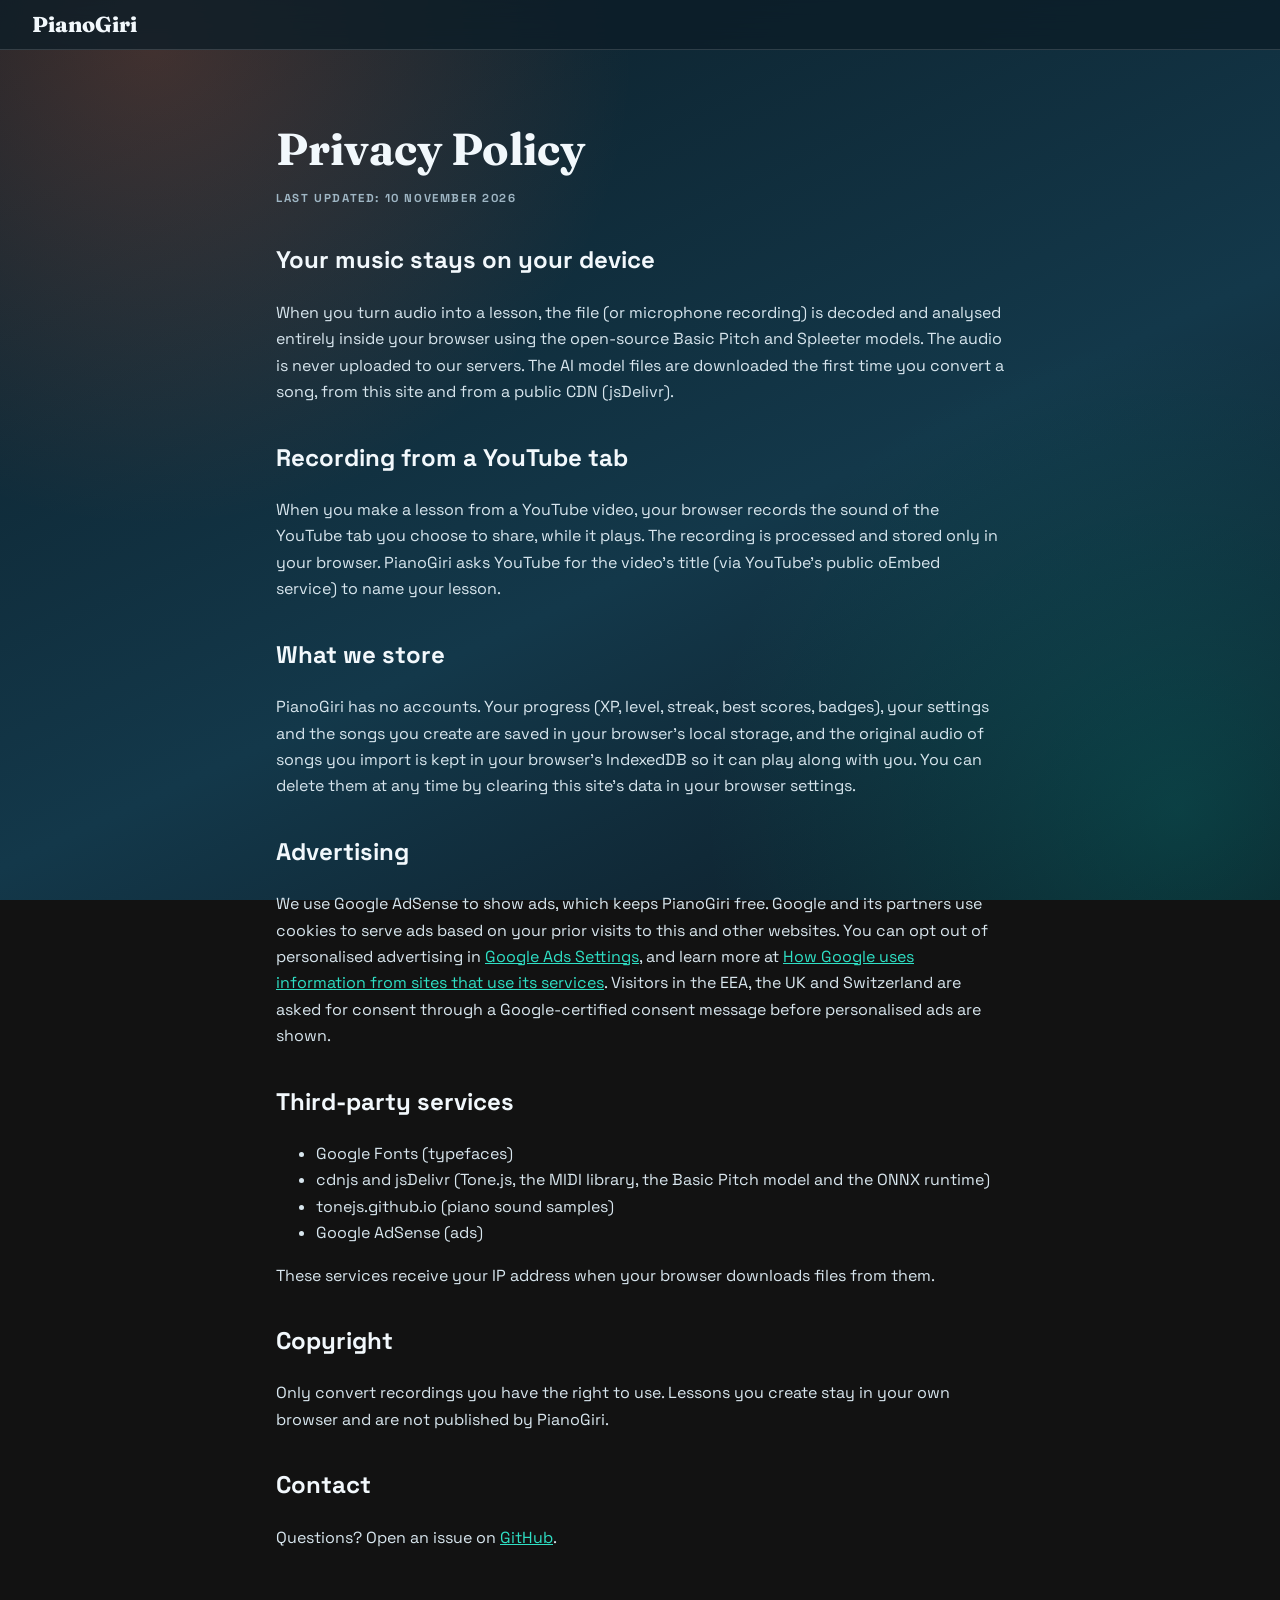
<file: privacy.html>
<!doctype html>
<html lang="en">
  <head>
    <meta charset="UTF-8" />
    <meta name="viewport" content="width=device-width, initial-scale=1.0" />
    <title>Privacy Policy | PianoGiri</title>
    <meta name="description" content="How PianoGiri handles your data: audio is processed on your device, progress is stored in your browser, and ads are served by Google AdSense." />
    <link rel="canonical" href="https://piano.gauravgiri.com.np/privacy.html" />
    <link rel="icon" type="image/x-icon" href="/favicon.ico" />
    <link rel="preconnect" href="https://fonts.googleapis.com" />
    <link rel="preconnect" href="https://fonts.gstatic.com" crossorigin />
    <link href="https://fonts.googleapis.com/css2?family=Fraunces:opsz,wght@9..144,800&family=Space+Grotesk:wght@400;700&display=swap" rel="stylesheet" />
    <link rel="stylesheet" href="./styles.css" />
    <style>
      .legal {
        width: min(760px, 100%);
        margin: 0 auto;
        padding: 2rem 1rem 3rem;
        line-height: 1.65;
        color: #d8e6ee;
      }
      .legal h1 {
        font-family: var(--font-display);
        font-size: clamp(2rem, 5vw, 2.8rem);
        color: var(--text);
        margin-bottom: 0.2rem;
      }
      .legal h2 {
        color: var(--text);
        margin-top: 2rem;
      }
      .legal a {
        color: var(--accent-bright);
      }
    </style>
  </head>
  <body>
    <header class="topbar">
      <a class="brand" href="./">PianoGiri</a>
    </header>
    <main class="legal">
      <h1>Privacy Policy</h1>
      <p class="label">Last updated: 10 November 2026</p>

      <h2>Your music stays on your device</h2>
      <p>
        When you turn audio into a lesson, the file (or microphone recording) is decoded and analysed entirely inside your browser using the open-source
        Basic Pitch and Spleeter models. The audio is never uploaded to our servers. The AI model files are downloaded the first time you convert a
        song, from this site and from a public CDN (jsDelivr).
      </p>

      <h2>Recording from a YouTube tab</h2>
      <p>
        When you make a lesson from a YouTube video, your browser records the sound of the YouTube tab you choose to share, while it plays. The recording is
        processed and stored only in your browser. PianoGiri asks YouTube for the video's title (via YouTube's public oEmbed service) to name your lesson.
      </p>

      <h2>What we store</h2>
      <p>
        PianoGiri has no accounts. Your progress (XP, level, streak, best scores, badges), your settings and the songs you create are saved in your browser's
        local storage, and the original audio of songs you import is kept in your browser's IndexedDB so it can play along with you. You can delete them at any time by clearing this site's data in your browser settings.
      </p>

      <h2>Advertising</h2>
      <p>
        We use Google AdSense to show ads, which keeps PianoGiri free. Google and its partners use cookies to serve ads based on your prior visits to this and
        other websites. You can opt out of personalised advertising in
        <a href="https://adssettings.google.com/" rel="noopener">Google Ads Settings</a>, and learn more at
        <a href="https://policies.google.com/technologies/ads" rel="noopener">How Google uses information from sites that use its services</a>. Visitors in the
        EEA, the UK and Switzerland are asked for consent through a Google-certified consent message before personalised ads are shown.
      </p>

      <h2>Third-party services</h2>
      <ul>
        <li>Google Fonts (typefaces)</li>
        <li>cdnjs and jsDelivr (Tone.js, the MIDI library, the Basic Pitch model and the ONNX runtime)</li>
        <li>tonejs.github.io (piano sound samples)</li>
        <li>Google AdSense (ads)</li>
      </ul>
      <p>These services receive your IP address when your browser downloads files from them.</p>

      <h2>Copyright</h2>
      <p>Only convert recordings you have the right to use. Lessons you create stay in your own browser and are not published by PianoGiri.</p>

      <h2>Contact</h2>
      <p>Questions? Open an issue on <a href="https://github.com/gaurovgiri/pianogiri" rel="noopener">GitHub</a>.</p>
    </main>
  </body>
</html>
</file>
<file: styles.css>
:root {
  --bg-1: #0c1d27;
  --bg-2: #13384a;
  --bg-3: #e5c98f;
  --paper: rgba(255, 247, 231, 0.92);
  --ink: #10212d;
  --muted: #9fb6c4;
  --text: #f2f8fc;
  --primary: #fb6b3d;
  --primary-deep: #ca4720;
  --accent: #00a28e;
  --accent-bright: #2fe0c5;
  --gold: #ffd166;
  --good: #1e9d58;
  --bad: #ff6b6b;
  --white-key: #fffdf6;
  --white-key-down: #ffe6c4;
  --black-key: #1a2b36;
  --black-key-down: #304a5d;
  --surface: rgba(255, 255, 255, 0.06);
  --surface-2: rgba(255, 255, 255, 0.1);
  --line: rgba(255, 255, 255, 0.14);
  --radius: 18px;
  --shadow: 0 25px 60px rgba(4, 13, 20, 0.45);
  --font-display: "Fraunces", Georgia, serif;
  --font-body: "Space Grotesk", system-ui, sans-serif;
  --font-mono: "JetBrains Mono", ui-monospace, monospace;
  color-scheme: dark;
}

* {
  box-sizing: border-box;
}

html,
body {
  margin: 0;
  min-height: 100%;
}

body {
  font-family: var(--font-body);
  color: var(--text);
  background:
    radial-gradient(circle at 12% 5%, rgba(251, 107, 61, 0.22), transparent 34%),
    radial-gradient(circle at 92% 90%, rgba(0, 162, 142, 0.24), transparent 33%),
    linear-gradient(155deg, var(--bg-1), var(--bg-2) 58%, #0d1a24);
  background-attachment: fixed;
  -webkit-tap-highlight-color: transparent;
}

[hidden] {
  display: none !important;
}

.sr-only {
  position: absolute;
  width: 1px;
  height: 1px;
  overflow: hidden;
  clip: rect(0 0 0 0);
}

button,
input,
select {
  font: inherit;
  color: inherit;
}

button {
  cursor: pointer;
}

button:disabled {
  cursor: not-allowed;
  opacity: 0.45;
}

:focus-visible {
  outline: 2px solid var(--gold);
  outline-offset: 2px;
}

svg {
  fill: none;
  stroke: currentColor;
  stroke-width: 2;
  stroke-linecap: round;
  stroke-linejoin: round;
}

kbd {
  font-family: var(--font-mono);
  font-size: 0.75em;
  padding: 0.1em 0.4em;
  border-radius: 6px;
  border: 1px solid var(--line);
  background: rgba(0, 0, 0, 0.25);
}

.eyebrow,
.label {
  margin: 0;
  font-size: 0.72rem;
  letter-spacing: 0.14em;
  text-transform: uppercase;
  color: var(--muted);
  font-weight: 700;
}

/* ---------- Buttons ---------- */

.btn {
  display: inline-flex;
  align-items: center;
  justify-content: center;
  gap: 0.5rem;
  border: 0;
  border-radius: 999px;
  padding: 0.75rem 1.3rem;
  font-weight: 700;
  transition:
    transform 140ms ease,
    box-shadow 140ms ease,
    background 140ms ease;
}

.btn svg {
  width: 1.1em;
  height: 1.1em;
}

.btn.primary {
  background: linear-gradient(135deg, #ff8a4c, var(--primary) 55%, var(--primary-deep));
  color: #fff;
  box-shadow:
    0 10px 24px rgba(251, 107, 61, 0.35),
    inset 0 1px 0 rgba(255, 255, 255, 0.35);
}

.btn.primary:hover:not(:disabled) {
  transform: translateY(-2px);
  box-shadow: 0 14px 30px rgba(251, 107, 61, 0.45);
}

.btn.primary:active:not(:disabled) {
  transform: translateY(1px) scale(0.98);
}

.btn.ghost {
  background: var(--surface);
  border: 1px solid var(--line);
}

.btn.ghost:hover {
  background: var(--surface-2);
}

.btn.big {
  padding: 0.95rem 2rem;
  font-size: 1.1rem;
}

.btn.small {
  padding: 0.45rem 1rem;
  font-size: 0.9rem;
}

.btn kbd {
  background: rgba(0, 0, 0, 0.18);
  border-color: rgba(255, 255, 255, 0.3);
}

.icon-btn {
  display: inline-grid;
  place-items: center;
  width: 42px;
  height: 42px;
  border-radius: 12px;
  border: 1px solid var(--line);
  background: var(--surface);
  flex-shrink: 0;
}

.icon-btn:hover {
  background: var(--surface-2);
}

.icon-btn svg {
  width: 20px;
  height: 20px;
}

.icon-btn.small {
  width: 34px;
  height: 34px;
  border-radius: 10px;
}

.icon-btn.small svg {
  width: 16px;
  height: 16px;
}

/* ---------- Top bar ---------- */

.topbar {
  position: sticky;
  top: 0;
  z-index: 20;
  display: flex;
  align-items: center;
  gap: 1rem;
  padding: 0.7rem clamp(1rem, 3vw, 2rem);
  background: rgba(12, 29, 39, 0.78);
  backdrop-filter: blur(14px);
  border-bottom: 1px solid var(--line);
}

.brand {
  display: inline-flex;
  align-items: center;
  gap: 0.5rem;
  color: var(--text);
  text-decoration: none;
  font-family: var(--font-display);
  font-weight: 800;
  font-size: 1.35rem;
}

.brand-mark {
  width: 30px;
  height: 30px;
  color: var(--primary);
  stroke: none;
}

.nav {
  display: flex;
  gap: 0.25rem;
}

.nav-btn {
  border: 0;
  background: transparent;
  padding: 0.5rem 0.9rem;
  border-radius: 999px;
  color: var(--muted);
  font-weight: 700;
}

.nav-btn:hover {
  color: var(--text);
}

.nav-btn.active {
  background: var(--surface-2);
  color: var(--text);
}

.profile-chip {
  margin-left: auto;
  display: flex;
  align-items: center;
  gap: 0.5rem;
}

.chip {
  display: inline-flex;
  align-items: center;
  gap: 0.4rem;
  padding: 0.35rem 0.7rem;
  border-radius: 999px;
  background: var(--surface);
  border: 1px solid var(--line);
  font-weight: 700;
  font-size: 0.9rem;
}

.chip.streak svg {
  width: 18px;
  height: 18px;
  stroke: none;
  fill: #6b7c88;
}

.chip.streak.lit svg {
  fill: #ff9f43;
  filter: drop-shadow(0 0 6px rgba(255, 159, 67, 0.8));
  animation: flicker 1.6s ease-in-out infinite;
}

.chip .ring {
  width: 22px;
  height: 22px;
  transform: rotate(-90deg);
}

.ring-bg {
  stroke: rgba(255, 255, 255, 0.15);
  stroke-width: 4;
}

.ring-fill {
  stroke: var(--accent-bright);
  stroke-width: 4;
  transition: stroke-dashoffset 600ms ease;
}

.chip.daily.done {
  border-color: rgba(47, 224, 197, 0.6);
  color: var(--accent-bright);
}

.level-badge {
  display: grid;
  place-items: center;
  width: 24px;
  height: 24px;
  border-radius: 8px;
  background: linear-gradient(135deg, var(--gold), #ff9f43);
  color: var(--ink);
  font-size: 0.8rem;
}

.xp-track {
  width: 64px;
  height: 7px;
  border-radius: 99px;
  background: rgba(255, 255, 255, 0.14);
  overflow: hidden;
}

.xp-fill {
  height: 100%;
  width: 0;
  border-radius: inherit;
  background: linear-gradient(90deg, var(--gold), #ff9f43);
  transition: width 700ms cubic-bezier(0.2, 0.9, 0.2, 1);
}

/* ---------- Layout ---------- */

main {
  width: min(1220px, 100%);
  margin: 0 auto;
  padding: clamp(1rem, 2.5vw, 2rem) clamp(1rem, 3vw, 2rem) 2rem;
}

/* ---------- Library ---------- */

.library-hero {
  display: grid;
  grid-template-columns: 1.3fr 1fr;
  gap: 2rem;
  align-items: center;
  padding: clamp(1.2rem, 3vw, 2.4rem);
  border-radius: 26px;
  background:
    linear-gradient(180deg, rgba(255, 255, 255, 0.08), rgba(255, 255, 255, 0.02)),
    linear-gradient(125deg, rgba(255, 240, 210, 0.11), rgba(255, 255, 255, 0.02));
  border: 1px solid rgba(255, 255, 255, 0.2);
  box-shadow:
    var(--shadow),
    inset 0 1px 0 rgba(255, 255, 255, 0.22);
  animation: settle 600ms cubic-bezier(0.2, 0.9, 0.22, 1);
  overflow: hidden;
}

.library-hero h1 {
  margin: 0.4rem 0 0.8rem;
  font-family: var(--font-display);
  font-weight: 800;
  font-size: clamp(1.9rem, 4.4vw, 3.3rem);
  line-height: 1.05;
  letter-spacing: -0.01em;
}

.lede {
  margin: 0 0 1.4rem;
  color: #cfe0ea;
  line-height: 1.55;
  max-width: 52ch;
}

.hero-actions {
  display: flex;
  flex-wrap: wrap;
  gap: 0.7rem;
}

.hero-demo {
  position: relative;
  height: 230px;
  border-radius: 20px;
  background: linear-gradient(180deg, rgba(0, 0, 0, 0.25), rgba(0, 0, 0, 0.45));
  border: 1px solid var(--line);
  overflow: hidden;
}

.demo-tile {
  position: absolute;
  width: 14%;
  height: 34px;
  border-radius: 8px;
  background: linear-gradient(180deg, #ffb15c, var(--primary));
  box-shadow: 0 0 18px rgba(251, 107, 61, 0.55);
  animation: fall 2.4s linear infinite;
}

.demo-tile.long {
  height: 90px;
  background: linear-gradient(180deg, var(--accent-bright), var(--accent));
  box-shadow: 0 0 18px rgba(47, 224, 197, 0.5);
}

.t1 {
  left: 3%;
  animation-delay: 0s;
}
.t2 {
  left: 35.5%;
  animation-delay: 0.6s;
}
.t3 {
  left: 68%;
  animation-delay: 1.2s;
}
.t4 {
  left: 19.5%;
  animation-delay: 1.8s;
}

.demo-keys {
  position: absolute;
  inset: auto 0 0 0;
  height: 58px;
  display: grid;
  grid-template-columns: repeat(6, 1fr);
  gap: 3px;
  padding: 0 3px 3px;
  border-top: 2px solid var(--gold);
  box-shadow: 0 -8px 20px rgba(255, 209, 102, 0.25);
}

.demo-keys i {
  background: var(--white-key);
  border-radius: 0 0 7px 7px;
}

.stats-strip {
  display: grid;
  grid-template-columns: repeat(4, 1fr);
  gap: 0.8rem;
  margin: 1.2rem 0;
}

.stats-strip div {
  padding: 0.9rem 1rem;
  border-radius: var(--radius);
  background: var(--surface);
  border: 1px solid var(--line);
}

.stats-strip strong {
  display: block;
  font-family: var(--font-display);
  font-size: 1.6rem;
}

.stats-strip span {
  color: var(--muted);
  font-size: 0.85rem;
}

.library-toolbar {
  display: flex;
  flex-wrap: wrap;
  gap: 0.8rem;
  align-items: center;
  justify-content: space-between;
  margin: 1.6rem 0 1rem;
}

.tabs {
  display: inline-flex;
  gap: 0.25rem;
  padding: 0.25rem;
  border-radius: 999px;
  background: rgba(0, 0, 0, 0.22);
  border: 1px solid var(--line);
  max-width: 100%;
  overflow-x: auto;
}

.tab {
  border: 0;
  background: transparent;
  padding: 0.5rem 1rem;
  border-radius: 999px;
  color: var(--muted);
  font-weight: 700;
  white-space: nowrap;
}

.tab.active {
  background: var(--text);
  color: var(--ink);
}

.tab .count {
  display: inline-block;
  min-width: 1.4em;
  padding: 0 0.35em;
  margin-left: 0.2em;
  border-radius: 99px;
  background: var(--primary);
  color: #fff;
  font-size: 0.75rem;
}

.search {
  display: flex;
  align-items: center;
  gap: 0.5rem;
  padding: 0 0.9rem;
  border-radius: 999px;
  background: rgba(0, 0, 0, 0.22);
  border: 1px solid var(--line);
  flex: 1 1 220px;
  max-width: 340px;
}

.search svg {
  width: 18px;
  height: 18px;
  color: var(--muted);
}

.search input {
  border: 0;
  background: transparent;
  padding: 0.65rem 0;
  width: 100%;
  outline: none;
}

.song-grid {
  display: grid;
  grid-template-columns: repeat(auto-fill, minmax(230px, 1fr));
  gap: 1rem;
}

.song-card {
  --hue: 20;
  display: flex;
  flex-direction: column;
  border-radius: var(--radius);
  background: var(--surface);
  border: 1px solid var(--line);
  overflow: hidden;
  cursor: pointer;
  text-align: left;
  transition:
    transform 160ms ease,
    border-color 160ms ease,
    box-shadow 160ms ease;
  animation: settle 500ms cubic-bezier(0.2, 0.9, 0.22, 1) both;
}

.song-card:hover {
  transform: translateY(-4px);
  border-color: rgba(255, 255, 255, 0.32);
  box-shadow: 0 18px 40px rgba(0, 0, 0, 0.35);
}

.card-art {
  position: relative;
  height: 110px;
  background:
    linear-gradient(160deg, hsla(var(--hue), 85%, 60%, 0.55), hsla(calc(var(--hue) + 60), 80%, 40%, 0.35)),
    rgba(0, 0, 0, 0.3);
  padding: 10px 12px;
}

.card-art svg {
  width: 100%;
  height: 100%;
  stroke: none;
  fill: rgba(255, 255, 255, 0.85);
}

.diff {
  position: absolute;
  top: 10px;
  right: 10px;
  padding: 0.2rem 0.55rem;
  border-radius: 99px;
  font-size: 0.7rem;
  font-weight: 700;
  background: rgba(12, 29, 39, 0.75);
}

.diff-beginner {
  color: var(--accent-bright);
}
.diff-intermediate {
  color: var(--gold);
}
.diff-advanced {
  color: var(--bad);
}

.card-body {
  padding: 0.9rem 1rem 0.4rem;
  flex: 1;
}

.card-body h3 {
  margin: 0;
  font-size: 1.05rem;
  line-height: 1.3;
}

.card-sub {
  margin: 0.2rem 0 0.6rem;
  color: var(--muted);
  font-size: 0.85rem;
}

.card-meta {
  display: flex;
  flex-wrap: wrap;
  gap: 0.7rem;
  font-size: 0.8rem;
  color: var(--muted);
}

.stars {
  color: var(--gold);
  letter-spacing: 0.1em;
}

.stars.none {
  color: rgba(255, 255, 255, 0.25);
}

.card-actions {
  display: flex;
  align-items: center;
  gap: 0.4rem;
  padding: 0.6rem 1rem 1rem;
}

.card-actions .btn {
  margin-right: auto;
}

.import-card-tile {
  align-items: center;
  justify-content: center;
  gap: 0.3rem;
  min-height: 250px;
  border: 2px dashed rgba(255, 255, 255, 0.25);
  background: rgba(251, 107, 61, 0.06);
  color: var(--text);
}

.import-card-tile .plus {
  display: grid;
  place-items: center;
  width: 54px;
  height: 54px;
  border-radius: 50%;
  background: linear-gradient(135deg, #ff8a4c, var(--primary));
  font-size: 2rem;
  margin-bottom: 0.4rem;
  box-shadow: 0 10px 24px rgba(251, 107, 61, 0.4);
}

.import-card-tile small {
  color: var(--muted);
}

.empty-card {
  grid-column: 1 / -1;
  text-align: center;
  padding: 2.4rem 1rem;
  border-radius: var(--radius);
  border: 2px dashed var(--line);
}

.empty-card h3 {
  margin: 0 0 0.4rem;
}

.empty-card p {
  color: var(--muted);
  margin: 0 0 1rem;
}

.badges,
.how {
  margin-top: 2.2rem;
}

.badges h2,
.how h2 {
  font-family: var(--font-display);
  font-size: 1.5rem;
  margin: 0 0 1rem;
}

.badge-grid {
  display: grid;
  grid-template-columns: repeat(auto-fill, minmax(170px, 1fr));
  gap: 0.7rem;
}

.badge {
  display: grid;
  gap: 0.15rem;
  padding: 0.9rem;
  border-radius: 14px;
  background: var(--surface);
  border: 1px solid var(--line);
  opacity: 0.55;
}

.badge.unlocked {
  opacity: 1;
  border-color: rgba(255, 209, 102, 0.5);
  background: linear-gradient(160deg, rgba(255, 209, 102, 0.14), rgba(255, 255, 255, 0.03));
}

.badge .medal {
  font-size: 1.4rem;
}

.badge small {
  color: var(--muted);
  font-size: 0.78rem;
  line-height: 1.35;
}

.how ol {
  margin: 0;
  padding-left: 1.2rem;
  display: grid;
  gap: 0.6rem;
  color: #cfe0ea;
  line-height: 1.55;
  max-width: 75ch;
}

.keys-help {
  color: var(--muted);
  line-height: 2;
}

/* ---------- Ads ---------- */

.ad-slot {
  position: relative;
  margin: 1.6rem auto 0;
  min-height: 100px;
  padding-top: 1.1rem;
  text-align: center;
}

.ad-wide {
  min-height: 120px;
}

.ad-label {
  position: absolute;
  top: 0;
  left: 0;
  right: 0;
  font-size: 0.65rem;
  letter-spacing: 0.12em;
  text-transform: uppercase;
  color: var(--muted);
}

.results .ad-slot {
  margin-top: 1rem;
  border-top: 1px solid var(--line);
}

/* ---------- Play view ---------- */

body.is-playing main {
  width: min(1400px, 100%);
  padding-top: 0.8rem;
}

body.is-playing .site-footer {
  display: none;
}

.hud {
  display: flex;
  align-items: center;
  gap: 0.8rem;
}

.hud-title {
  min-width: 0;
  flex: 1;
}

.hud-title h2 {
  margin: 0;
  font-family: var(--font-display);
  font-size: clamp(1.05rem, 2.4vw, 1.5rem);
  white-space: nowrap;
  overflow: hidden;
  text-overflow: ellipsis;
}

.hud-stats {
  display: flex;
  gap: 0.5rem;
}

.stat {
  position: relative;
  min-width: 86px;
  padding: 0.35rem 0.8rem;
  border-radius: 12px;
  background: var(--surface);
  border: 1px solid var(--line);
  text-align: center;
}

.stat .label {
  font-size: 0.6rem;
}

.stat strong {
  display: block;
  font-family: var(--font-mono);
  font-size: 1.15rem;
}

.stat.combo strong {
  color: var(--gold);
}

.stat.combo.bump strong {
  animation: bump 260ms ease;
}

.multiplier {
  position: absolute;
  top: -8px;
  right: -8px;
  padding: 0.05rem 0.4rem;
  border-radius: 99px;
  background: #334;
  font-size: 0.72rem;
  font-weight: 800;
  font-family: var(--font-mono);
}

.combo[data-multiplier="2"] .multiplier {
  background: var(--accent);
}
.combo[data-multiplier="3"] .multiplier {
  background: var(--primary);
}
.combo[data-multiplier="4"] .multiplier {
  background: linear-gradient(135deg, var(--gold), #ff5fa2);
  color: var(--ink);
  box-shadow: 0 0 12px rgba(255, 209, 102, 0.8);
}

.song-progress {
  height: 5px;
  margin: 0.7rem 0;
  border-radius: 99px;
  background: rgba(255, 255, 255, 0.12);
  overflow: hidden;
}

.song-progress div {
  height: 100%;
  width: 0;
  background: linear-gradient(90deg, var(--accent-bright), var(--gold), var(--primary));
}

.arena {
  position: relative;
}

.arena > .overlay {
  border-radius: 20px;
}

.stage {
  position: relative;
  height: clamp(260px, 52vh, 620px);
  border-radius: 20px 20px 0 0;
  overflow: hidden;
  background:
    radial-gradient(ellipse at 50% 120%, rgba(251, 107, 61, 0.25), transparent 60%),
    linear-gradient(180deg, #08141c, #0f2532);
  border: 1px solid var(--line);
  border-bottom: 0;
}

#noteCanvas {
  position: absolute;
  inset: 0;
  width: 100%;
  height: 100%;
  display: block;
}

.overlay {
  position: absolute;
  inset: 0;
  display: grid;
  place-items: center;
  padding: 1rem;
  background: rgba(6, 14, 20, 0.62);
  backdrop-filter: blur(4px);
  overflow-y: auto;
  z-index: 3;
}

.overlay.countdown {
  background: transparent;
  backdrop-filter: none;
  pointer-events: none;
}

#countdownNumber {
  font-family: var(--font-display);
  font-size: clamp(5rem, 16vw, 9rem);
  font-weight: 800;
  color: var(--gold);
  text-shadow: 0 0 40px rgba(255, 209, 102, 0.6);
}

#countdownNumber.pop {
  animation: countPop 650ms ease-out;
}

.panel {
  width: min(620px, 100%);
  max-height: 100%;
  overflow-y: auto;
  padding: clamp(1rem, 3vw, 1.6rem);
  border-radius: 22px;
  background: linear-gradient(180deg, rgba(25, 52, 68, 0.97), rgba(14, 32, 43, 0.97));
  border: 1px solid rgba(255, 255, 255, 0.2);
  box-shadow: var(--shadow);
  animation: settle 350ms cubic-bezier(0.2, 0.9, 0.22, 1);
}

.panel h3 {
  margin: 0.2rem 0;
  font-family: var(--font-display);
  font-size: 1.6rem;
}

.panel.small {
  width: min(320px, 100%);
  display: grid;
  gap: 0.6rem;
  text-align: center;
}

.setup-meta {
  margin: 0 0 1rem;
  color: var(--muted);
  font-size: 0.9rem;
}

.seg-group {
  border: 0;
  margin: 0 0 0.9rem;
  padding: 0;
}

.seg-group legend {
  padding: 0;
  margin-bottom: 0.4rem;
  font-size: 0.72rem;
  letter-spacing: 0.14em;
  text-transform: uppercase;
  color: var(--muted);
  font-weight: 700;
}

.seg {
  display: grid;
  grid-auto-columns: 1fr;
  grid-auto-flow: column;
  gap: 0.4rem;
}

.seg button {
  display: grid;
  gap: 0.1rem;
  padding: 0.6rem 0.5rem;
  border-radius: 12px;
  border: 1px solid var(--line);
  background: var(--surface);
  text-align: center;
  transition:
    background 140ms ease,
    border-color 140ms ease,
    transform 140ms ease;
}

.seg button small {
  color: var(--muted);
  font-size: 0.75rem;
}

.seg button[aria-pressed="true"] {
  border-color: var(--primary);
  background: linear-gradient(160deg, rgba(251, 107, 61, 0.3), rgba(251, 107, 61, 0.08));
  box-shadow: inset 0 0 0 1px var(--primary);
}

.seg button[aria-pressed="true"] small {
  color: #ffd7c4;
}

.seg-group.compact .seg button {
  padding: 0.55rem 0.4rem;
  font-size: 0.85rem;
  font-weight: 700;
}

.setup-row {
  display: grid;
  grid-template-columns: 1fr 1fr;
  gap: 1rem;
  align-items: end;
  margin-bottom: 0.9rem;
}

.slider span,
.select span,
.field span {
  display: flex;
  justify-content: space-between;
  font-size: 0.72rem;
  letter-spacing: 0.14em;
  text-transform: uppercase;
  color: var(--muted);
  font-weight: 700;
  margin-bottom: 0.4rem;
}

.slider output {
  color: var(--gold);
  font-family: var(--font-mono);
}

.slider input {
  width: 100%;
  accent-color: var(--primary);
}

.select,
.field {
  display: block;
}

select,
.field input {
  width: 100%;
  padding: 0.6rem 0.7rem;
  border-radius: 10px;
  border: 1px solid var(--line);
  background: rgba(0, 0, 0, 0.3);
}

.toggle {
  display: flex;
  align-items: center;
  gap: 0.5rem;
  font-size: 0.92rem;
  padding-bottom: 0.6rem;
}

.toggle input {
  width: 18px;
  height: 18px;
  accent-color: var(--accent);
}

.setup-note {
  min-height: 1.2em;
  color: #cfe0ea;
  font-size: 0.85rem;
  margin: 0 0 1rem;
}

.panel.setup {
  width: min(900px, 100%);
}

.setup-head {
  display: flex;
  align-items: flex-start;
  justify-content: space-between;
  gap: 1rem;
  margin-bottom: 0.4rem;
}

.setup-head .setup-meta {
  margin-bottom: 0.4rem;
}

.setup-head .btn.big {
  flex-shrink: 0;
  animation: breathe 2.4s ease-in-out infinite;
}

.setup-cols {
  display: grid;
  grid-template-columns: 1.25fr 1fr;
  gap: 1.2rem;
}

.setup-col .setup-row {
  grid-template-columns: 1fr;
  gap: 0.7rem;
  margin-bottom: 0.7rem;
}

.setup-note {
  margin-bottom: 0;
}

.reanalyze {
  display: flex;
  flex-wrap: wrap;
  align-items: center;
  gap: 0.6rem 1rem;
  margin-top: 0.8rem;
  padding: 0.7rem 0.9rem;
  border-radius: 12px;
  background: rgba(255, 209, 102, 0.1);
  border: 1px solid rgba(255, 209, 102, 0.45);
  font-size: 0.85rem;
}

.reanalyze span {
  flex: 1 1 260px;
}

/* Results */

.panel.results {
  position: relative;
  text-align: center;
  width: min(520px, 100%);
}

.ribbon {
  position: absolute;
  top: 16px;
  right: -36px;
  transform: rotate(35deg);
  padding: 0.25rem 2.6rem;
  background: var(--gold);
  color: var(--ink);
  font-weight: 800;
  font-size: 0.8rem;
}

.result-stars {
  display: flex;
  justify-content: center;
  gap: 0.4rem;
}

.result-stars svg {
  width: 56px;
  height: 56px;
  fill: rgba(255, 255, 255, 0.1);
  stroke: rgba(255, 255, 255, 0.25);
  stroke-width: 1;
}

.result-stars svg:nth-child(2) {
  width: 70px;
  height: 70px;
  margin-top: -10px;
}

.result-stars svg.earned {
  fill: var(--gold);
  stroke: #fff3c4;
  filter: drop-shadow(0 0 12px rgba(255, 209, 102, 0.7));
  animation: starIn 500ms cubic-bezier(0.2, 1.6, 0.4, 1) both;
}

.result-headline {
  margin: 0.4rem 0;
  font-family: var(--font-display);
  font-size: 1.6rem;
  font-weight: 800;
}

.result-score {
  display: flex;
  align-items: center;
  justify-content: center;
  gap: 0.8rem;
  margin-bottom: 0.8rem;
}

.result-score strong {
  font-family: var(--font-mono);
  font-size: 2.2rem;
}

.grade {
  display: grid;
  place-items: center;
  width: 48px;
  height: 48px;
  border-radius: 14px;
  font-family: var(--font-display);
  font-weight: 800;
  font-size: 1.6rem;
  background: var(--surface-2);
}

.grade[data-grade="S"] {
  background: linear-gradient(135deg, var(--gold), #ff5fa2);
  color: var(--ink);
}
.grade[data-grade="A"] {
  background: var(--accent);
}
.grade[data-grade="B"] {
  background: #3b82c4;
}

.result-grid {
  display: grid;
  grid-template-columns: repeat(4, 1fr);
  gap: 0.4rem;
  margin-bottom: 0.9rem;
}

.result-grid div {
  padding: 0.45rem 0.3rem;
  border-radius: 10px;
  background: var(--surface);
}

.result-grid span {
  display: block;
  font-size: 0.7rem;
  color: var(--muted);
}

.result-grid strong {
  font-family: var(--font-mono);
}

.result-grid .perfect strong {
  color: var(--gold);
}
.result-grid .great strong {
  color: var(--accent-bright);
}
.result-grid .good strong {
  color: #9ad1ff;
}
.result-grid .miss strong {
  color: var(--bad);
}

.xp-gain {
  display: flex;
  align-items: center;
  justify-content: center;
  gap: 0.6rem;
  font-weight: 700;
  font-size: 0.9rem;
}

.xp-gain .xp-track {
  width: 120px;
}

#resultXp {
  color: var(--gold);
}

.level-up {
  color: var(--gold);
  animation: bump 500ms ease 3;
}

.result-badges {
  display: flex;
  flex-wrap: wrap;
  justify-content: center;
  gap: 0.4rem;
  margin-top: 0.7rem;
}

.badge-pill {
  padding: 0.25rem 0.7rem;
  border-radius: 99px;
  background: rgba(255, 209, 102, 0.16);
  border: 1px solid rgba(255, 209, 102, 0.5);
  font-size: 0.85rem;
}

.result-tip {
  color: #cfe0ea;
  font-size: 0.9rem;
}

.result-actions {
  display: flex;
  flex-wrap: wrap;
  justify-content: center;
  gap: 0.5rem;
}

.stage-callout {
  position: absolute;
  top: 28%;
  left: 50%;
  transform: translateX(-50%);
  font-family: var(--font-display);
  font-weight: 800;
  font-size: clamp(1.8rem, 5vw, 3rem);
  color: var(--gold);
  text-shadow: 0 0 30px rgba(255, 209, 102, 0.7);
  pointer-events: none;
  animation: callout 1.2s ease-out forwards;
  z-index: 2;
}

.confetti {
  position: absolute;
  inset: 0;
  pointer-events: none;
  overflow: hidden;
  z-index: 4;
}

.confetti i {
  position: absolute;
  top: -12px;
  width: 8px;
  height: 14px;
  border-radius: 2px;
  animation: confetti 2.6s ease-in forwards;
}

/* ---------- Keyboard ---------- */

.keybed {
  --white-count: 11;
  position: relative;
  height: clamp(130px, 20vh, 200px);
  border-radius: 0 0 18px 18px;
  background: #0a161e;
  border: 1px solid var(--line);
  border-top: 3px solid var(--gold);
  box-shadow: 0 -10px 30px rgba(255, 209, 102, 0.15);
  touch-action: none;
  user-select: none;
  -webkit-user-select: none;
  overflow: hidden;
}

.key {
  position: absolute;
  top: 0;
  border: 0;
  padding: 0;
  display: flex;
  flex-direction: column;
  justify-content: flex-end;
  align-items: center;
  font-family: var(--font-mono);
  font-weight: 700;
  transition:
    background 80ms linear,
    transform 80ms linear,
    box-shadow 120ms ease;
}

.key.white {
  height: 100%;
  background: linear-gradient(180deg, #f3eee2, var(--white-key) 15%);
  color: #3a4a55;
  border-right: 1px solid #c9c2b2;
  border-radius: 0 0 9px 9px;
  padding-bottom: 0.6rem;
  font-size: clamp(0.7rem, 1.3vw, 1rem);
  z-index: 1;
}

.key.black {
  height: 62%;
  background: linear-gradient(180deg, #2b3e4b, var(--black-key) 70%, #0d1820);
  color: #a9c0cf;
  border-radius: 0 0 7px 7px;
  padding-bottom: 0.45rem;
  font-size: clamp(0.6rem, 1.1vw, 0.85rem);
  box-shadow:
    0 4px 8px rgba(0, 0, 0, 0.45),
    inset 0 -3px 0 rgba(255, 255, 255, 0.06);
  z-index: 2;
}

.key-note {
  font-size: 0.65em;
  color: #9aa7b0;
  margin-top: 0.15rem;
}

.keybed.wide .key-label {
  font-size: 0.7em;
}

.key.white.expected {
  background: linear-gradient(180deg, #ffe0c8, #ffc49e);
  box-shadow: inset 0 -6px 0 var(--primary);
}

.key.black.expected {
  background: linear-gradient(180deg, #1c8a7b, #0f5c52);
  box-shadow:
    inset 0 -5px 0 var(--accent-bright),
    0 0 14px rgba(47, 224, 197, 0.7);
}

.key.white.active {
  background: linear-gradient(180deg, #ffd9b0, var(--white-key-down));
  transform: translateY(2px);
}

.key.black.active {
  background: linear-gradient(180deg, var(--black-key-down), #22394a);
  transform: translateY(2px);
}

@keyframes keybed-slide-up {
  from {
    transform: translateX(14%);
    opacity: 0.4;
  }
  to {
    transform: none;
    opacity: 1;
  }
}

@keyframes keybed-slide-down {
  from {
    transform: translateX(-14%);
    opacity: 0.4;
  }
  to {
    transform: none;
    opacity: 1;
  }
}

.keybed.slide-up {
  animation: keybed-slide-up 0.28s ease-out;
}

.keybed.slide-down {
  animation: keybed-slide-down 0.28s ease-out;
}

@media (prefers-reduced-motion: reduce) {
  .keybed.slide-up,
  .keybed.slide-down {
    animation: none;
  }
}

.key.out-of-reach {
  filter: brightness(0.55) saturate(0.6);
}

.key.out-of-reach .key-note {
  opacity: 0.5;
}

.key.holding {
  box-shadow:
    inset 0 -8px 0 var(--gold),
    0 0 24px rgba(255, 209, 102, 0.8);
}

.key.correct-flash {
  animation: correctFlash 320ms ease-out;
}

.key.wrong-flash {
  animation: wrongFlash 320ms ease-out;
}

.key.miss-flash {
  animation: wrongFlash 320ms ease-out;
}

.play-controls {
  display: flex;
  flex-wrap: wrap;
  align-items: center;
  gap: 0.5rem;
  margin-top: 0.8rem;
  font-size: 0.85rem;
}

.ctrl {
  border: 1px solid var(--line);
  background: var(--surface);
  border-radius: 10px;
  padding: 0.45rem 0.75rem;
  font-weight: 700;
}

#musicButton[aria-pressed="false"] {
  text-decoration: line-through;
  opacity: 0.7;
}

.ctrl[aria-pressed="true"] {
  background: rgba(17, 165, 109, 0.35);
  border-color: #11a56d;
}

.ctrl.connected {
  border-color: var(--accent-bright);
  color: var(--accent-bright);
}

.ctrl-group {
  display: inline-flex;
  align-items: center;
  gap: 0.4rem;
  padding: 0.15rem;
  border-radius: 12px;
  background: rgba(0, 0, 0, 0.2);
}

.ctrl-group .ctrl {
  width: 32px;
  padding: 0.3rem;
}

.ctrl-group strong {
  font-family: var(--font-mono);
  color: var(--gold);
}

#midiButton {
  margin-left: auto;
}

/* ---------- Import dialog ---------- */

.import-dialog {
  width: min(560px, calc(100% - 2rem));
  max-height: calc(100% - 2rem);
  padding: 0;
  border: 0;
  border-radius: 24px;
  background: transparent;
  color: var(--text);
}

.import-dialog::backdrop {
  background: rgba(4, 10, 15, 0.7);
  backdrop-filter: blur(4px);
}

.import-card {
  display: grid;
  gap: 1rem;
  padding: clamp(1rem, 3vw, 1.6rem);
  border-radius: 24px;
  background: linear-gradient(180deg, #183444, #0e202b);
  border: 1px solid rgba(255, 255, 255, 0.2);
}

.import-card header {
  display: flex;
  justify-content: space-between;
  gap: 1rem;
}

.import-card h2 {
  margin: 0.2rem 0 0;
  font-family: var(--font-display);
}

.import-tabs {
  width: 100%;
}

.import-tabs .tab {
  flex: 1;
  padding: 0.5rem 0.6rem;
  font-size: 0.85rem;
}

.soon {
  font-size: 0.62rem;
  padding: 0.05rem 0.35rem;
  border-radius: 99px;
  background: var(--accent);
  color: #fff;
  vertical-align: middle;
}

.import-panel {
  display: grid;
  gap: 0.8rem;
}

.dropzone {
  position: relative;
  display: grid;
  gap: 0.25rem;
  justify-items: center;
  padding: 1.6rem 1rem;
  border-radius: 16px;
  border: 2px dashed rgba(255, 255, 255, 0.25);
  background: rgba(0, 0, 0, 0.18);
  text-align: center;
  cursor: pointer;
  transition:
    border-color 140ms ease,
    background 140ms ease;
}

.dropzone:hover,
.dropzone.over {
  border-color: var(--primary);
  background: rgba(251, 107, 61, 0.08);
}

.dropzone input {
  position: absolute;
  inset: 0;
  opacity: 0;
  cursor: pointer;
}

.dropzone span {
  color: var(--muted);
  font-size: 0.85rem;
}

.dropzone em {
  color: var(--accent-bright);
  font-style: normal;
  font-weight: 700;
}

.recorder {
  display: flex;
  align-items: center;
  gap: 1rem;
  padding: 1.2rem;
  border-radius: 16px;
  background: rgba(0, 0, 0, 0.18);
}

.recorder span {
  display: block;
  font-family: var(--font-mono);
  color: var(--muted);
}

.record-btn {
  display: grid;
  place-items: center;
  width: 64px;
  height: 64px;
  border-radius: 50%;
  border: 3px solid rgba(255, 255, 255, 0.6);
  background: transparent;
  flex-shrink: 0;
}

.record-btn span {
  width: 26px;
  height: 26px;
  border-radius: 50%;
  background: var(--bad);
  transition: border-radius 160ms ease;
}

.record-btn[aria-pressed="true"] {
  animation: pulseRing 1.2s ease infinite;
}

.record-btn[aria-pressed="true"] span {
  border-radius: 6px;
}

.notice {
  margin: 0;
  padding: 0.8rem;
  border-radius: 12px;
  background: rgba(0, 162, 142, 0.15);
  border: 1px solid rgba(0, 162, 142, 0.4);
  font-size: 0.9rem;
}

/* YouTube guided flow */
.yt-flow {
  list-style: none;
  margin: 0;
  padding: 0;
  display: grid;
  grid-template-columns: minmax(0, 1fr);
  gap: 0.5rem;
}

.yt-step {
  min-width: 0;
  border-radius: 14px;
  border: 1px solid var(--line);
  background: rgba(0, 0, 0, 0.15);
  transition:
    border-color 160ms ease,
    background 160ms ease,
    opacity 160ms ease;
}

.yt-step-head {
  display: flex;
  align-items: center;
  gap: 0.6rem;
  padding: 0.65rem 0.85rem;
}

.yt-num {
  display: grid;
  place-items: center;
  flex-shrink: 0;
  width: 26px;
  height: 26px;
  border-radius: 50%;
  background: var(--surface-2);
  font-weight: 800;
  font-size: 0.85rem;
}

.yt-summary {
  margin-left: auto;
  min-width: 0;
  color: var(--muted);
  font-size: 0.82rem;
  white-space: nowrap;
  overflow: hidden;
  text-overflow: ellipsis;
  max-width: 55%;
}

.yt-step-body {
  display: none;
  gap: 0.7rem;
  padding: 0 0.85rem 0.9rem 3rem;
  font-size: 0.9rem;
  color: #cfe0ea;
}

.yt-step-body p {
  margin: 0;
  line-height: 1.5;
}

.yt-step-body > .btn,
.yt-step-body > .link-btn {
  justify-self: start;
}

.yt-step-body {
  grid-template-columns: minmax(0, 1fr);
}

.import-card {
  min-width: 0;
}

.import-panel {
  min-width: 0;
}

.yt-step-body input {
  width: 100%;
  padding: 0.65rem 0.75rem;
  border-radius: 10px;
  border: 1px solid var(--line);
  background: rgba(0, 0, 0, 0.3);
}

.yt-step.active {
  border-color: var(--primary);
  background: linear-gradient(160deg, rgba(251, 107, 61, 0.12), rgba(0, 0, 0, 0.15));
}

.yt-step.active .yt-num {
  background: var(--primary);
  color: #fff;
}

.yt-step.active .yt-step-body {
  display: grid;
  animation: settle 260ms ease;
}

.yt-step.done .yt-num {
  background: var(--accent);
  color: #fff;
  font-size: 0;
}

.yt-step.done .yt-num::after {
  content: "✓";
  font-size: 0.85rem;
}

.yt-step.done {
  cursor: pointer;
}

.yt-step.todo {
  opacity: 0.5;
}

.yt-preview {
  display: flex;
  align-items: center;
  gap: 0.75rem;
  padding: 0.5rem;
  border-radius: 12px;
  background: rgba(255, 255, 255, 0.05);
}

.yt-preview img {
  border-radius: 8px;
  object-fit: cover;
  background: #000;
  flex-shrink: 0;
}

.yt-preview div {
  display: grid;
  gap: 0.15rem;
  min-width: 0;
}

.yt-preview strong {
  color: var(--text);
  line-height: 1.3;
  display: -webkit-box;
  -webkit-line-clamp: 2;
  -webkit-box-orient: vertical;
  overflow: hidden;
}

.yt-preview span {
  color: var(--muted);
  font-size: 0.8rem;
}

/* A miniature of Chrome's share window so people know what to click. */
.picker-mock {
  display: grid;
  gap: 0.35rem;
  padding: 0.7rem;
  border-radius: 10px;
  background: #f4f6f8;
  color: #202124;
  font-size: 0.72rem;
  max-width: 330px;
  box-shadow: 0 8px 24px rgba(0, 0, 0, 0.35);
}

.pm-title {
  font-weight: 700;
  font-size: 0.8rem;
}

.pm-tabs {
  display: flex;
  gap: 0.8rem;
  border-bottom: 1px solid #dadce0;
  padding-bottom: 0.25rem;
  color: #5f6368;
}

.pm-tabs .on {
  color: #1a73e8;
  font-weight: 700;
  box-shadow: 0 0.3rem 0 -0.05rem #1a73e8;
}

.pm-row {
  display: flex;
  align-items: center;
  gap: 0.4rem;
  padding: 0.3rem 0.4rem;
  border-radius: 6px;
  white-space: nowrap;
  overflow: hidden;
  text-overflow: ellipsis;
}

.pm-row i {
  width: 12px;
  height: 9px;
  border-radius: 2px;
  background: #ff0000;
  flex-shrink: 0;
}

.pm-row:not(.on) i {
  background: #bdc1c6;
}

.pm-row.on {
  background: #e8f0fe;
  outline: 2px solid #1a73e8;
}

.pm-foot {
  display: flex;
  align-items: center;
  justify-content: space-between;
  margin-top: 0.2rem;
}

.pm-toggle {
  display: inline-flex;
  align-items: center;
  gap: 0.35rem;
  outline: 2px solid var(--primary);
  outline-offset: 2px;
  border-radius: 999px;
  padding-right: 0.3rem;
}

.pm-toggle b {
  width: 22px;
  height: 12px;
  border-radius: 99px;
  background: #1a73e8;
  position: relative;
}

.pm-toggle b::after {
  content: "";
  position: absolute;
  right: 1px;
  top: 1px;
  width: 10px;
  height: 10px;
  border-radius: 50%;
  background: #fff;
}

.pm-share {
  padding: 0.25rem 0.8rem;
  border-radius: 999px;
  background: #1a73e8;
  color: #fff;
  font-weight: 700;
}

#ytRecord .rec-dot {
  animation: none;
  background: #fff;
}

.rec-head {
  display: flex;
  align-items: center;
  gap: 0.7rem;
  flex-basis: 100%;
}

.rec-status {
  margin: 0;
  flex-basis: 100%;
  font-weight: 700;
  font-size: 1rem;
}

.rec-actions {
  display: flex;
  flex-wrap: wrap;
  align-items: center;
  gap: 0.6rem 1rem;
  flex-basis: 100%;
}

.kind-choice {
  border: 0;
  margin: 0 0 0.9rem;
  padding: 0;
  display: grid;
  grid-template-columns: repeat(2, minmax(0, 1fr));
  gap: 0.5rem;
  min-width: 0;
}

.kind-choice legend {
  padding: 0;
  margin-bottom: 0.45rem;
  color: var(--muted);
  font-size: 0.85rem;
  font-weight: 700;
}

.kind-choice label {
  display: flex;
  gap: 0.55rem;
  align-items: flex-start;
  padding: 0.65rem 0.75rem;
  border-radius: 12px;
  border: 1px solid rgba(255, 255, 255, 0.12);
  background: rgba(255, 255, 255, 0.03);
  cursor: pointer;
  min-width: 0;
}

.kind-choice label:has(input:checked) {
  border-color: #fb6b3d;
  background: rgba(251, 107, 61, 0.12);
}

.kind-choice input {
  margin: 0.2rem 0 0;
  accent-color: #fb6b3d;
}

.kind-choice span {
  display: grid;
  gap: 0.15rem;
  min-width: 0;
}

.kind-choice strong {
  font-size: 0.9rem;
}

.kind-choice small {
  color: var(--muted);
  font-size: 0.78rem;
  line-height: 1.35;
}

@media (max-width: 520px) {
  .kind-choice {
    grid-template-columns: minmax(0, 1fr);
  }
}

.import-options summary {
  cursor: pointer;
  color: var(--muted);
  font-size: 0.85rem;
  font-weight: 700;
}

.import-options[open] {
  display: grid;
  gap: 0.8rem;
}

.tab-recorder {
  display: flex;
  flex-wrap: wrap;
  align-items: center;
  gap: 0.7rem;
  padding: 0.8rem 1rem;
  border-radius: 14px;
  background: rgba(255, 107, 107, 0.1);
  border: 1px solid rgba(255, 107, 107, 0.45);
}

.live-status {
  flex-basis: 100%;
  color: var(--accent-bright);
  font-size: 0.8rem;
}

.link-btn {
  border: 0;
  padding: 0;
  background: none;
  color: var(--accent-bright);
  text-decoration: underline;
  font-size: inherit;
}

.link-btn:disabled {
  display: none;
}

.tab-recorder strong {
  font-family: var(--font-mono);
}

.rec-dot {
  width: 12px;
  height: 12px;
  border-radius: 50%;
  background: var(--bad);
  animation: pulseRing 1.2s ease infinite;
}

.tab-recorder .level {
  flex: 1;
  min-width: 80px;
  height: 8px;
  border-radius: 99px;
  background: rgba(255, 255, 255, 0.12);
  overflow: hidden;
}

#tabLevel {
  height: 100%;
  width: 0;
  background: linear-gradient(90deg, var(--accent-bright), var(--gold), var(--bad));
  transition: width 150ms linear;
}

.convert-progress .stages {
  list-style: none;
  margin: 0 0 0.6rem;
  padding: 0;
  display: grid;
  grid-auto-columns: 1fr;
  grid-auto-flow: column;
  gap: 0.3rem;
  font-size: 0.75rem;
  color: var(--muted);
}

.stages li {
  padding-top: 0.4rem;
  border-top: 3px solid rgba(255, 255, 255, 0.15);
}

.stages li.current {
  color: var(--text);
  border-color: var(--primary);
}

.stages li.done {
  color: var(--accent-bright);
  border-color: var(--accent-bright);
}

.convert-progress .bar {
  height: 8px;
  border-radius: 99px;
  background: rgba(255, 255, 255, 0.12);
  overflow: hidden;
}

#convertBar {
  height: 100%;
  width: 0;
  background: linear-gradient(90deg, var(--accent-bright), var(--primary));
  transition: width 200ms linear;
}

.import-error {
  margin: 0;
  padding: 0.7rem 0.8rem;
  border-radius: 10px;
  background: rgba(255, 107, 107, 0.14);
  border: 1px solid rgba(255, 107, 107, 0.5);
  color: #ffd0d0;
}

.fineprint {
  margin: 0;
  color: var(--muted);
  font-size: 0.78rem;
}

.import-actions {
  display: flex;
  justify-content: flex-end;
  gap: 0.5rem;
}

/* ---------- Toasts & footer ---------- */

.toast-stack {
  position: fixed;
  right: 1rem;
  bottom: 1rem;
  z-index: 50;
  display: grid;
  gap: 0.5rem;
  max-width: min(340px, calc(100% - 2rem));
}

.toast {
  display: grid;
  gap: 0.1rem;
  padding: 0.75rem 1rem;
  border-radius: 14px;
  background: linear-gradient(160deg, #20475b, #142f3d);
  border: 1px solid rgba(255, 209, 102, 0.45);
  box-shadow: var(--shadow);
  animation: toastIn 300ms cubic-bezier(0.2, 1.3, 0.4, 1);
  transition:
    opacity 300ms ease,
    transform 300ms ease;
}

.toast span {
  color: #cfe0ea;
  font-size: 0.85rem;
}

.toast.out {
  opacity: 0;
  transform: translateY(10px);
}

.site-footer {
  display: flex;
  justify-content: center;
  gap: 1.2rem;
  padding: 1.5rem;
  color: var(--muted);
  font-size: 0.85rem;
}

.site-footer a {
  color: var(--muted);
}

/* ---------- Animations ---------- */

@keyframes settle {
  from {
    opacity: 0;
    transform: translateY(12px) scale(0.99);
  }
  to {
    opacity: 1;
    transform: translateY(0) scale(1);
  }
}

@keyframes fall {
  from {
    top: -100px;
  }
  to {
    top: 230px;
  }
}

@keyframes breathe {
  0%,
  100% {
    box-shadow: 0 10px 24px rgba(251, 107, 61, 0.35);
  }
  50% {
    box-shadow:
      0 10px 34px rgba(251, 107, 61, 0.6),
      0 0 0 6px rgba(251, 107, 61, 0.12);
  }
}

@keyframes flicker {
  0%,
  100% {
    transform: scale(1) rotate(0);
  }
  50% {
    transform: scale(1.12) rotate(-4deg);
  }
}

@keyframes bump {
  0% {
    transform: scale(1);
  }
  40% {
    transform: scale(1.35);
  }
  100% {
    transform: scale(1);
  }
}

@keyframes countPop {
  from {
    transform: scale(1.8);
    opacity: 0;
  }
  40% {
    opacity: 1;
  }
  to {
    transform: scale(1);
    opacity: 0.9;
  }
}

@keyframes starIn {
  from {
    transform: scale(0) rotate(-40deg);
  }
  to {
    transform: scale(1) rotate(0);
  }
}

@keyframes callout {
  0% {
    opacity: 0;
    transform: translateX(-50%) scale(0.6);
  }
  20% {
    opacity: 1;
    transform: translateX(-50%) scale(1.1);
  }
  100% {
    opacity: 0;
    transform: translateX(-50%) translateY(-40px) scale(1);
  }
}

@keyframes confetti {
  to {
    transform: translate(var(--drift), 110vh) rotate(720deg);
  }
}

@keyframes correctFlash {
  0% {
    box-shadow: 0 0 0 0 rgba(47, 224, 197, 0.9);
  }
  100% {
    box-shadow: 0 0 0 12px rgba(47, 224, 197, 0);
  }
}

@keyframes wrongFlash {
  0%,
  100% {
    transform: translateX(0);
  }
  25% {
    transform: translateX(-3px);
    background: #ffb3b3;
  }
  75% {
    transform: translateX(3px);
  }
}

@keyframes pulseRing {
  0% {
    box-shadow: 0 0 0 0 rgba(255, 107, 107, 0.6);
  }
  100% {
    box-shadow: 0 0 0 18px rgba(255, 107, 107, 0);
  }
}

@keyframes toastIn {
  from {
    opacity: 0;
    transform: translateY(20px) scale(0.95);
  }
}

@media (prefers-reduced-motion: reduce) {
  *,
  *::before,
  *::after {
    animation-duration: 1ms !important;
    animation-iteration-count: 1 !important;
    transition-duration: 1ms !important;
  }
  .demo-tile {
    display: none;
  }
}

/* ---------- Responsive ---------- */

@media (max-width: 860px) {
  .setup-cols {
    grid-template-columns: 1fr;
    gap: 0;
  }
  .library-hero {
    grid-template-columns: 1fr;
  }
  .hero-demo {
    height: 150px;
  }
  @keyframes fall {
    from {
      top: -100px;
    }
    to {
      top: 150px;
    }
  }
  .stats-strip {
    grid-template-columns: repeat(2, 1fr);
  }
  .hud {
    flex-wrap: wrap;
  }
  .hud-stats {
    order: 3;
    width: 100%;
  }
  .stat {
    flex: 1;
    min-width: 0;
  }
}

@media (max-width: 640px) {
  .topbar {
    flex-wrap: wrap;
    gap: 0.5rem;
  }
  .profile-chip {
    margin-left: 0;
    width: 100%;
    justify-content: space-between;
  }
  .nav {
    margin-left: auto;
  }
  .xp-track {
    width: 46px;
  }
  .setup-row {
    grid-template-columns: 1fr;
  }
  .setup-head {
    flex-direction: column;
  }
  .setup-head .btn.big {
    width: 100%;
  }
  .seg button small {
    display: none;
  }
  .result-grid {
    grid-template-columns: repeat(2, 1fr);
  }
  .stage {
    height: clamp(240px, 46vh, 520px);
  }
  #midiButton {
    margin-left: 0;
  }
  .song-grid {
    grid-template-columns: repeat(auto-fill, minmax(160px, 1fr));
  }
  .import-card-tile {
    min-height: 200px;
  }
}

@media (orientation: landscape) and (max-height: 520px) {
  body.is-playing .topbar {
    display: none;
  }
  .stage {
    height: 52vh;
  }
  .keybed {
    height: 30vh;
  }
}
</file>
